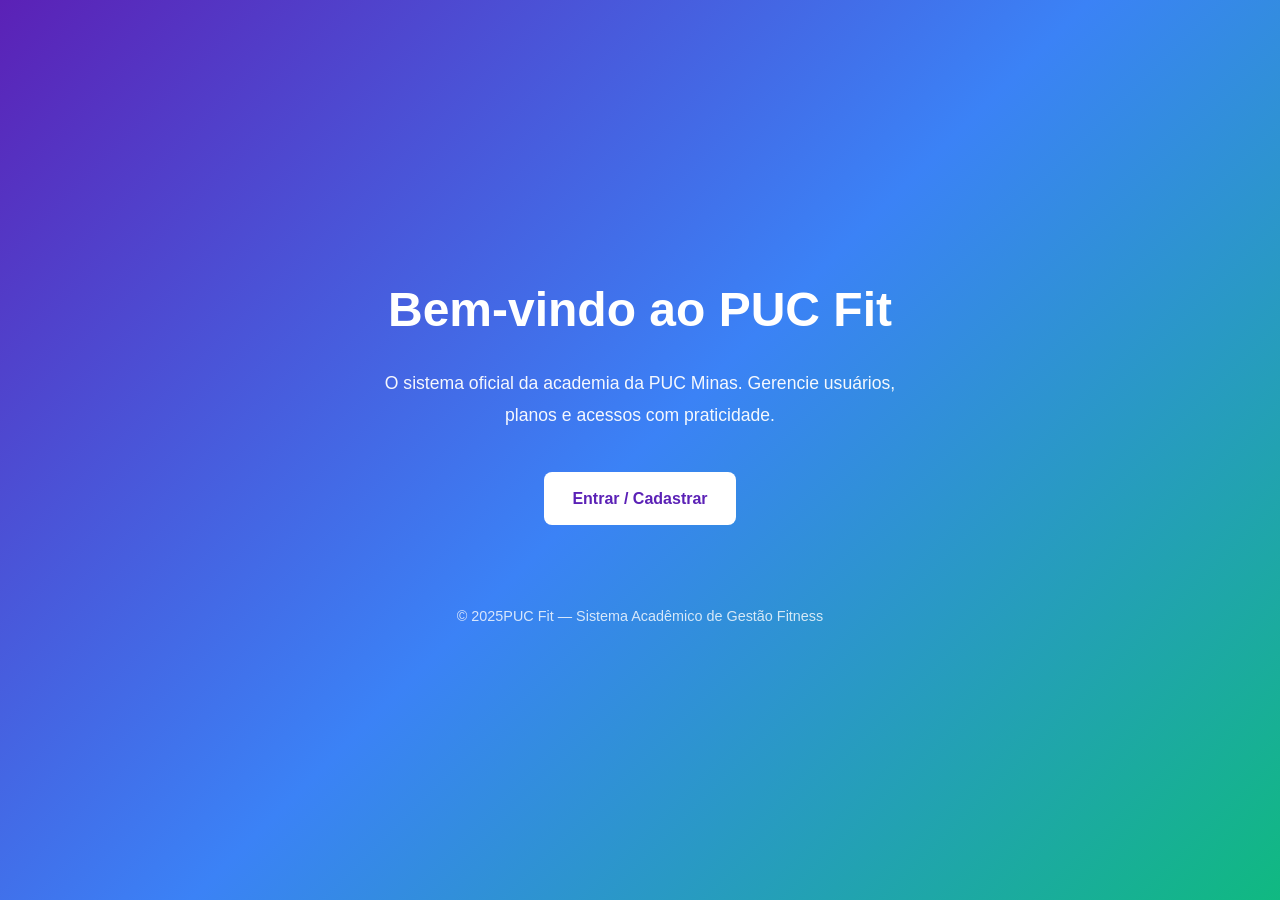
<file: front/index.html>
<!DOCTYPE html>
<html lang="pt-BR">
<head>
  <meta charset="UTF-8">
  <meta name="viewport" content="width=device-width, initial-scale=1.0">
  <title>PUC Fit - Início</title>
  <link rel="stylesheet" href="assets/css/styles.css">
</head>
<body class="inicio">
  <div class="hero-container">
    <h1>Bem-vindo ao PUC Fit</h1>
    <p class="subtitle">O sistema oficial da academia da PUC Minas. Gerencie usuários,<br>planos e acessos com praticidade.</p>

    <div class="button-group">
      <a href="auth.html" class="btn btn-primary">Entrar / Cadastrar</a>
    </div>

    <footer class="hero-footer">© 2025PUC Fit — Sistema Acadêmico de Gestão Fitness</footer>
  </div>
</body>
</html>
</file>
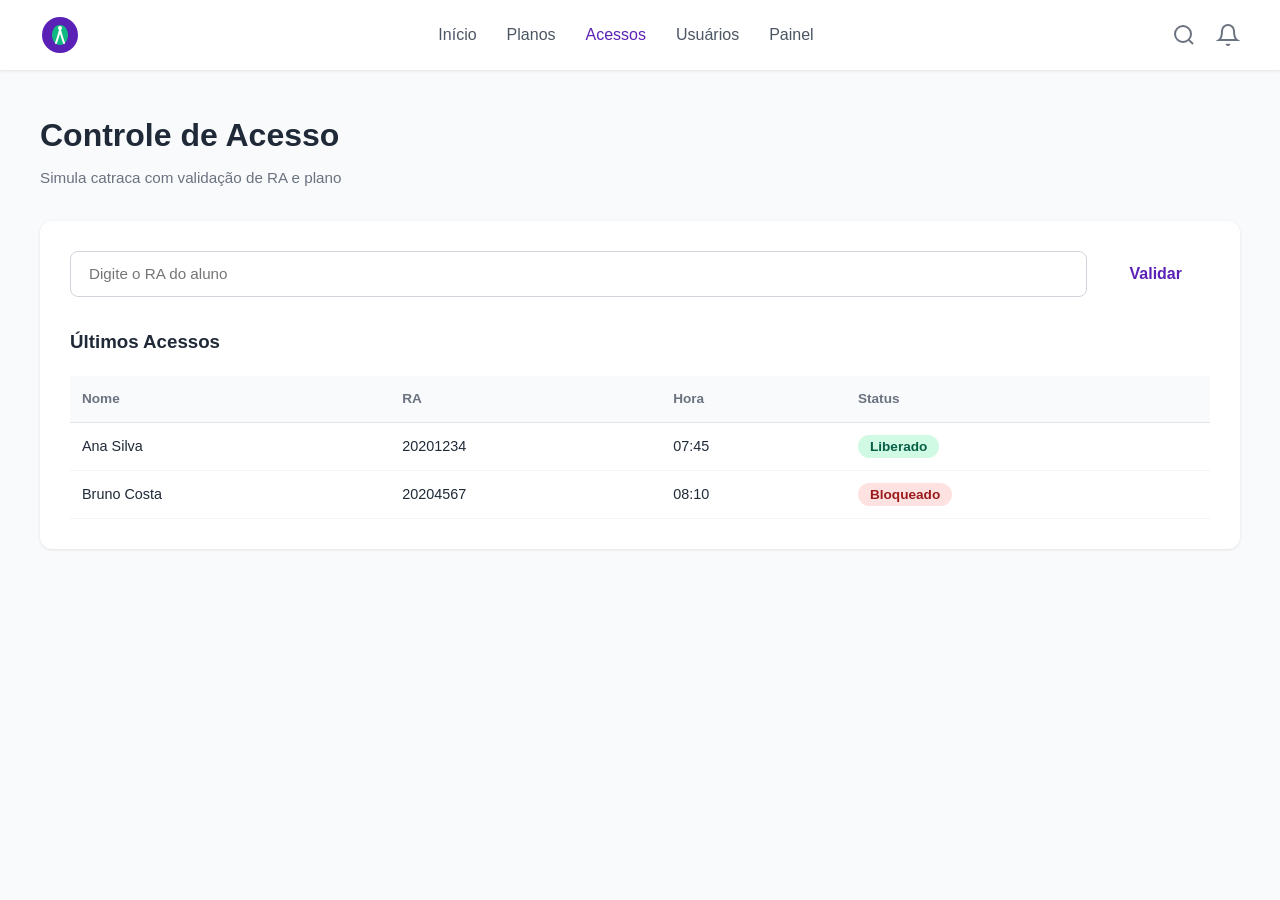
<file: front/acessos.html>
<!DOCTYPE html>
<html lang="pt-BR">
<head>
  <meta charset="UTF-8">
  <meta name="viewport" content="width=device-width, initial-scale=1.0">
  <title>PUC Fit - Acessos</title>
  <link rel="stylesheet" href="assets/css/styles.css">
</head>
<body class="page-acessos">
  <nav class="top-nav">
    <div class="logo">
      <svg width="40" height="40" viewBox="0 0 40 40" fill="none">
        <circle cx="20" cy="20" r="18" fill="#5B21B6"/>
        <path d="M20 10 C15 10 12 15 12 20 C12 25 15 30 20 30 C25 30 28 25 28 20 C28 15 25 10 20 10 Z" fill="#10B981"/>
        <circle cx="20" cy="13" r="2" fill="white"/>
        <path d="M20 15 L18 22 M20 15 L22 22 M18 22 L16 28 M22 22 L24 28" stroke="white" stroke-width="2" stroke-linecap="round"/>
      </svg>
    </div>
    <div class="nav-links">
      <a href="index.html">Início</a>
      <a href="planos.html">Planos</a>
      <a href="acessos.html" class="active">Acessos</a>
      <a href="usuarios.html">Usuários</a>
      <a href="dashboard.html">Painel</a>
    </div>
    <div class="nav-icons">
      <svg width="24" height="24" fill="none" stroke="currentColor" stroke-width="2" viewBox="0 0 24 24">
        <circle cx="11" cy="11" r="8"/><path d="m21 21-4.35-4.35"/>
      </svg>
      <svg width="24" height="24" fill="none" stroke="currentColor" stroke-width="2" viewBox="0 0 24 24">
        <path d="M18 8A6 6 0 0 0 6 8c0 7-3 9-3 9h18s-3-2-3-9M13.73 21a2 2 0 0 1-3.46 0"/>
      </svg>
    </div>
  </nav>

  <div class="page-container">
    <div class="page-header">
      <div>
        <h1>Controle de Acesso</h1>
        <p class="page-subtitle">Simula catraca com validação de RA e plano</p>
      </div>
    </div>

    <div class="page-content">
      <div class="access-validation">
        <input type="text" placeholder="Digite o RA do aluno">
        <button class="btn btn-primary">Validar</button>
      </div>

      <div class="access-history">
        <h3>Últimos Acessos</h3>
        <table class="data-table">
          <thead>
            <tr>
              <th>Nome</th>
              <th>RA</th>
              <th>Hora</th>
              <th>Status</th>
            </tr>
          </thead>
          <tbody>
            <tr>
              <td>Ana Silva</td>
              <td>20201234</td>
              <td>07:45</td>
              <td><span class="status-badge success">Liberado</span></td>
            </tr>
            <tr>
              <td>Bruno Costa</td>
              <td>20204567</td>
              <td>08:10</td>
              <td><span class="status-badge danger">Bloqueado</span></td>
            </tr>
          </tbody>
        </table>
      </div>
    </div>
  </div>
</body>
</html>
</file>
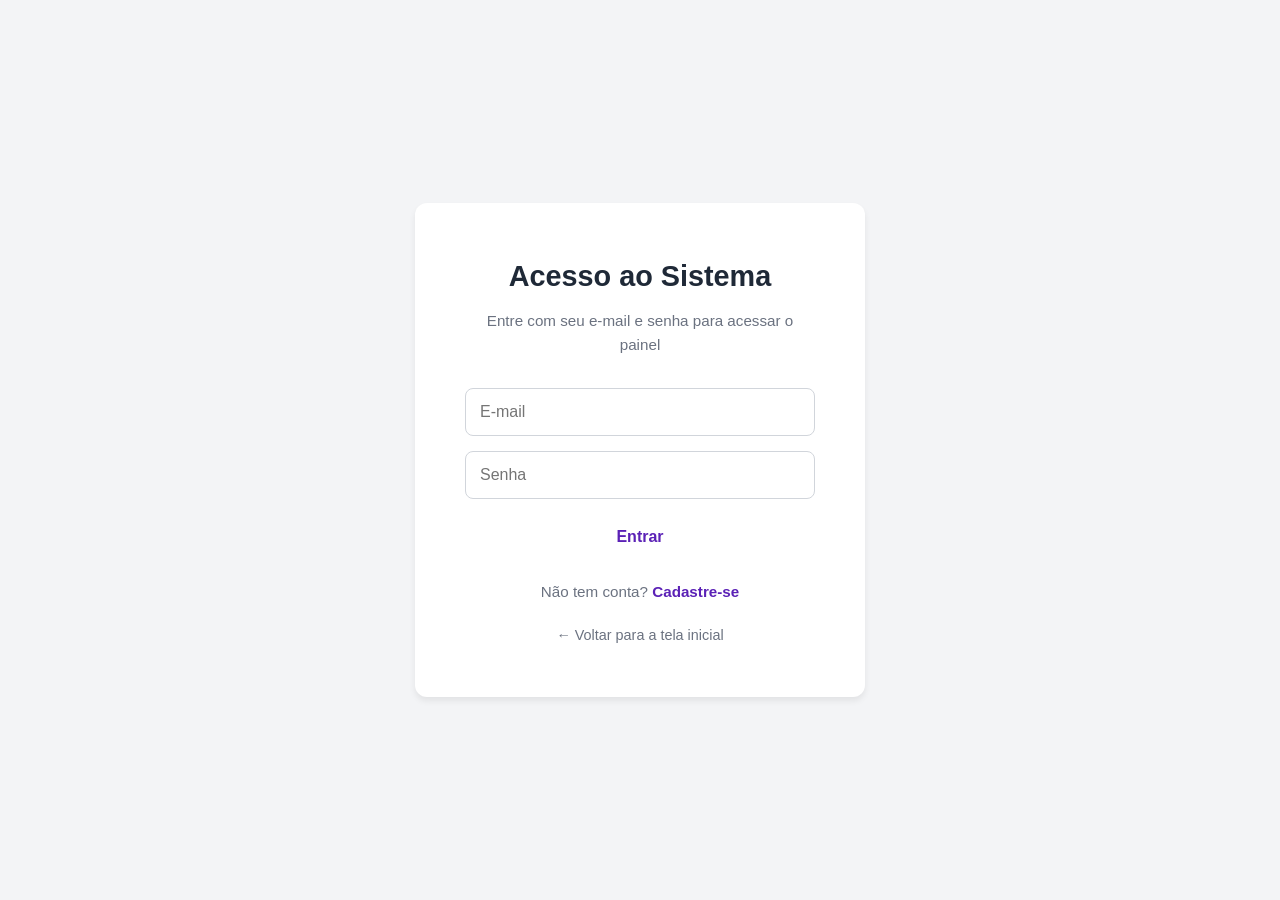
<file: front/auth.html>
<!DOCTYPE html>
<html lang="pt-BR">
<head>
  <meta charset="UTF-8">
  <meta name="viewport" content="width=device-width, initial-scale=1.0">
  <title>PUC Fit — Login / Cadastro</title>
  <link rel="stylesheet" href="assets/css/styles.css">
  <script defer src="assets/js/auth.js"></script>
</head>
<body class="auth">
  <div class="auth-card">
    <h1 id="titulo">Acesso ao Sistema</h1>
    <p id="sub" class="auth-subtitle">Entre com seu e-mail e senha para acessar o painel</p>

    <form id="form">
      <div id="campo-nome" class="hidden">
        <input type="text" placeholder="Nome completo">
      </div>

      <input type="email" placeholder="E-mail">
      <input type="password" placeholder="Senha">

      <div id="campo-confirmar" class="hidden">
        <input type="password" placeholder="Confirmar senha">
      </div>

      <button class="btn btn-primary btn-full" type="submit" id="btn-submit">
        Entrar
      </button>
    </form>

    <p class="auth-toggle">
      Não tem conta? <a href="#" id="trocar">Cadastre-se</a>
    </p>

    <a href="index.html" class="back-link">← Voltar para a tela inicial</a>
  </div>
</body>
</html>
</file>
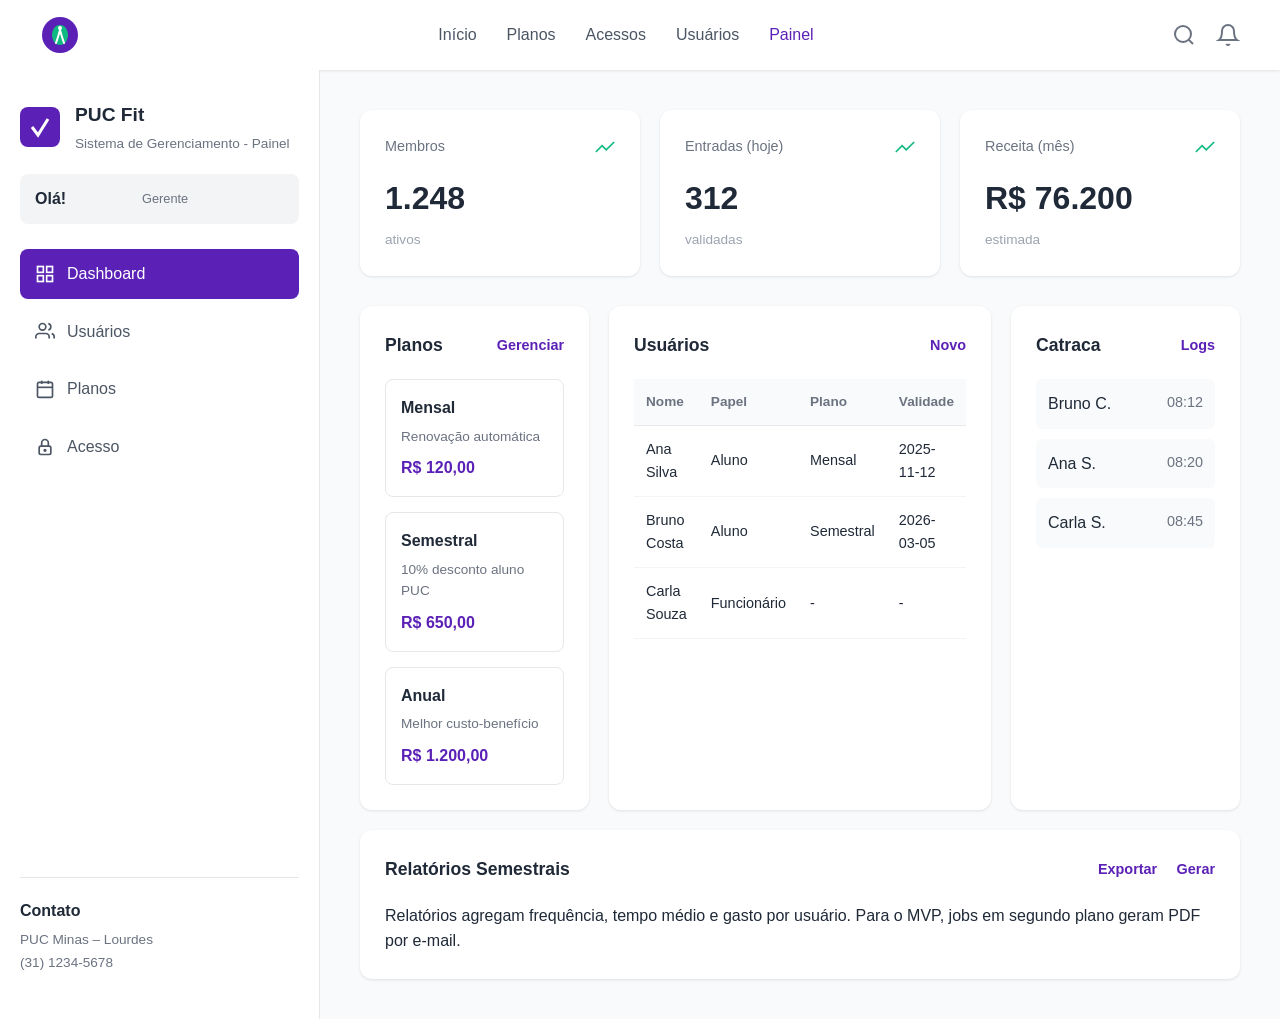
<file: front/dashboard.html>
<!DOCTYPE html>
<html lang="pt-BR">

<head>
  <meta charset="UTF-8">
  <meta name="viewport" content="width=device-width, initial-scale=1.0">
  <title>PUC Fit - Painel</title>
  <link rel="stylesheet" href="assets/css/styles.css">
</head>

<body class="dashboard">
  <nav class="top-nav">
    <div class="logo">
      <svg width="40" height="40" viewBox="0 0 40 40" fill="none">
        <circle cx="20" cy="20" r="18" fill="#5B21B6" />
        <path d="M20 10 C15 10 12 15 12 20 C12 25 15 30 20 30 C25 30 28 25 28 20 C28 15 25 10 20 10 Z" fill="#10B981" />
        <circle cx="20" cy="13" r="2" fill="white" />
        <path d="M20 15 L18 22 M20 15 L22 22 M18 22 L16 28 M22 22 L24 28" stroke="white" stroke-width="2"
          stroke-linecap="round" />
      </svg>
    </div>
    <div class="nav-links">
      <a href="index.html">Início</a>
      <a href="planos.html">Planos</a>
      <a href="acessos.html">Acessos</a>
      <a href="usuarios.html">Usuários</a>
      <a href="dashboard.html" class="active">Painel</a>
    </div>
    <div class="nav-icons">
      <svg width="24" height="24" fill="none" stroke="currentColor" stroke-width="2" viewBox="0 0 24 24">
        <circle cx="11" cy="11" r="8" />
        <path d="m21 21-4.35-4.35" />
      </svg>
      <svg width="24" height="24" fill="none" stroke="currentColor" stroke-width="2" viewBox="0 0 24 24">
        <path d="M18 8A6 6 0 0 0 6 8c0 7-3 9-3 9h18s-3-2-3-9M13.73 21a2 2 0 0 1-3.46 0" />
      </svg>
    </div>
  </nav>

  <div class="dashboard-layout">
    <aside class="sidebar">
      <div class="sidebar-header">
        <div class="app-icon">
          <svg width="40" height="40" viewBox="0 0 40 40">
            <rect width="40" height="40" rx="8" fill="#5B21B6" />
            <path d="M12 20 L18 28 L28 12" stroke="white" stroke-width="3" fill="none" />
          </svg>
        </div>
        <div class="app-title">
          <h3>PUC Fit</h3>
          <p>Sistema de Gerenciamento - Painel</p>
        </div>
      </div>

      <div class="user-greeting">
        <span id="nome-usuario">Olá!</span>
        <small>Gerente</small>
        <svg width="20" height="20" fill="currentColor" viewBox="0 0 20 20">
        </svg>
      </div>

      <nav class="sidebar-nav">
        <a href="dashboard.html" class="active">
          <svg width="20" height="20" fill="none" stroke="currentColor" stroke-width="2" viewBox="0 0 24 24">
            <rect x="3" y="3" width="7" height="7" />
            <rect x="14" y="3" width="7" height="7" />
            <rect x="14" y="14" width="7" height="7" />
            <rect x="3" y="14" width="7" height="7" />
          </svg>
          Dashboard
        </a>
        <a href="usuarios.html">
          <svg width="20" height="20" fill="none" stroke="currentColor" stroke-width="2" viewBox="0 0 24 24">
            <path
              d="M17 21v-2a4 4 0 0 0-4-4H5a4 4 0 0 0-4 4v2M9 11a4 4 0 1 0 0-8 4 4 0 0 0 0 8zM23 21v-2a4 4 0 0 0-3-3.87M16 3.13a4 4 0 0 1 0 7.75" />
          </svg>
          Usuários
        </a>
        <a href="planos.html">
          <svg width="20" height="20" fill="none" stroke="currentColor" stroke-width="2" viewBox="0 0 24 24">
            <rect x="3" y="4" width="18" height="18" rx="2" ry="2" />
            <line x1="16" y1="2" x2="16" y2="6" />
            <line x1="8" y1="2" x2="8" y2="6" />
            <line x1="3" y1="10" x2="21" y2="10" />
          </svg>
          Planos
        </a>
        <a href="acessos.html">
          <svg width="20" height="20" fill="none" stroke="currentColor" stroke-width="2" viewBox="0 0 24 24">
            <rect x="5" y="11" width="14" height="10" rx="2" ry="2" />
            <circle cx="12" cy="16" r="1" />
            <path d="M8 11V7a4 4 0 0 1 8 0v4" />
          </svg>
          Acesso
        </a>
      </nav>

      <div class="sidebar-footer">
        <div class="contact-info">
          <strong>Contato</strong>
          <p>PUC Minas – Lourdes</p>
          <p>(31) 1234-5678</p>
        </div>
      </div>
    </aside>

    <main class="main-content">
      <div class="stats-grid">
        <div class="stat-card">
          <div class="stat-header">
            <span>Membros</span>
            <svg width="20" height="20" fill="none" stroke="#10B981" stroke-width="2" viewBox="0 0 24 24">
              <polyline points="23 6 13.5 15.5 8.5 10.5 1 18" />
            </svg>
          </div>
          <h2>1.248</h2>
          <p class="stat-label">ativos</p>
        </div>

        <div class="stat-card">
          <div class="stat-header">
            <span>Entradas (hoje)</span>
            <svg width="20" height="20" fill="none" stroke="#10B981" stroke-width="2" viewBox="0 0 24 24">
              <polyline points="23 6 13.5 15.5 8.5 10.5 1 18" />
            </svg>
          </div>
          <h2>312</h2>
          <p class="stat-label">validadas</p>
        </div>

        <div class="stat-card">
          <div class="stat-header">
            <span>Receita (mês)</span>
            <svg width="20" height="20" fill="none" stroke="#10B981" stroke-width="2" viewBox="0 0 24 24">
              <polyline points="23 6 13.5 15.5 8.5 10.5 1 18" />
            </svg>
          </div>
          <h2>R$ 76.200</h2>
          <p class="stat-label">estimada</p>
        </div>
      </div>

      <div class="content-grid">
        <section class="panel-section">
          <div class="section-header">
            <h3>Planos</h3>
            <a href="planos.html">Gerenciar</a>
          </div>
          <div class="planos-list">
            <div class="plano-item">
              <h4>Mensal</h4>
              <p>Renovação automática</p>
              <span class="plano-price">R$ 120,00</span>
            </div>
            <div class="plano-item">
              <h4>Semestral</h4>
              <p>10% desconto aluno PUC</p>
              <span class="plano-price">R$ 650,00</span>
            </div>
            <div class="plano-item">
              <h4>Anual</h4>
              <p>Melhor custo-benefício</p>
              <span class="plano-price">R$ 1.200,00</span>
            </div>
          </div>
        </section>

        <section class="panel-section">
          <div class="section-header">
            <h3>Usuários</h3>
            <a href="usuarios.html">Novo</a>
          </div>
          <table class="data-table">
            <thead>
              <tr>
                <th>Nome</th>
                <th>Papel</th>
                <th>Plano</th>
                <th>Validade</th>
              </tr>
            </thead>
            <tbody>
              <tr>
                <td>Ana Silva</td>
                <td>Aluno</td>
                <td>Mensal</td>
                <td>2025-11-12</td>
              </tr>
              <tr>
                <td>Bruno Costa</td>
                <td>Aluno</td>
                <td>Semestral</td>
                <td>2026-03-05</td>
              </tr>
              <tr>
                <td>Carla Souza</td>
                <td>Funcionário</td>
                <td>-</td>
                <td>-</td>
              </tr>
            </tbody>
          </table>
        </section>

        <section class="panel-section">
          <div class="section-header">
            <h3>Catraca</h3>
            <a href="acessos.html">Logs</a>
          </div>
          <div class="catraca-list">
            <div class="catraca-item">
              <span>Bruno C.</span>
              <span class="time">08:12</span>
            </div>
            <div class="catraca-item">
              <span>Ana S.</span>
              <span class="time">08:20</span>
            </div>
            <div class="catraca-item">
              <span>Carla S.</span>
              <span class="time">08:45</span>
            </div>
          </div>
        </section>
      </div>

      <section class="panel-section full-width">
        <div class="section-header">
          <h3>Relatórios Semestrais</h3>
          <div>
            <a href="#" style="margin-right: 15px;">Exportar</a>
            <a href="#">Gerar</a>
          </div>
        </div>
        <p>Relatórios agregam frequência, tempo médio e gasto por usuário. Para o MVP, jobs em segundo plano geram PDF
          por e-mail.</p>
      </section>
    </main>
  </div>

  <script>
    const usuario = JSON.parse(localStorage.getItem("usuario"));
    if (usuario) {
      document.querySelector("#nome-usuario").innerText = "Olá, " + usuario.nome;
    }

    function gerarRelatorio() {
      const membrosAtivos = 1248;
      const entradasHoje = 312;
      const receitaMes = "R$ 76.200";

      const usuarios = [
        { nome: "Ana Silva", plano: "Mensal", validade: "2025-11-12" },
        { nome: "Bruno Costa", plano: "Semestral", validade: "2026-03-05" },
        { nome: "Carla Souza", plano: "-", validade: "-" }
      ];

      const acessos = [
        { nome: "Bruno C.", hora: "08:12" },
        { nome: "Ana S.", hora: "08:20" },
        { nome: "Carla S.", hora: "08:45" }
      ];

      const relatorio = `
📊 RELATÓRIO SEMESTRAL (SIMULADO)

• Membros ativos: ${membrosAtivos}
• Entradas hoje: ${entradasHoje}
• Receita estimada no mês: ${receitaMes}

👥 Usuários:
${usuarios.map(u => ` - ${u.nome} | Plano: ${u.plano} | Validade: ${u.validade}`).join("\n")}

🕒 Últimos acessos:
${acessos.map(a => ` - ${a.nome} às ${a.hora}`).join("\n")}
    `;

      alert(relatorio);
    }

    function exportarRelatorio() {
      const fakeContent = "Relatório exportado com sucesso! (Simulado no MVP)";

      const blob = new Blob([fakeContent], { type: "text/plain" });
      const url = URL.createObjectURL(blob);

      const a = document.createElement("a");
      a.href = url;
      a.download = "relatorio.txt";
      a.click();

      URL.revokeObjectURL(url);
    }

    // liga os links "Gerar" e "Exportar"
    document.querySelector('a[href="#"]:nth-of-type(2)').addEventListener("click", gerarRelatorio);
    document.querySelector('a[href="#"]:nth-of-type(1)').addEventListener("click", exportarRelatorio);
  </script>

</body>

</html>
</file>
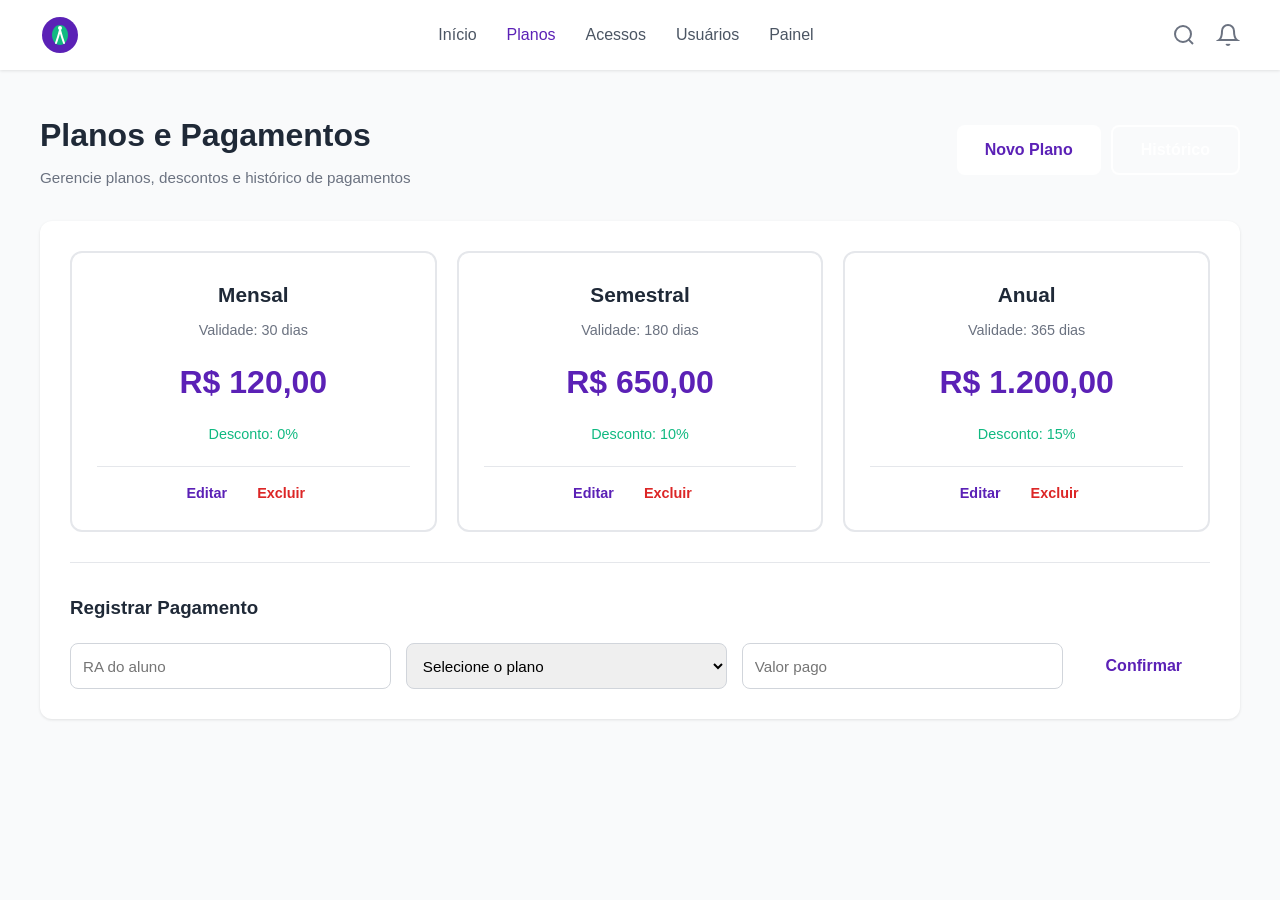
<file: front/planos.html>
<!DOCTYPE html>
<html lang="pt-BR">
<head>
  <meta charset="UTF-8">
  <meta name="viewport" content="width=device-width, initial-scale=1.0">
  <title>PUC Fit - Planos</title>
  <link rel="stylesheet" href="assets/css/styles.css">
</head>
<body class="page-planos">
  <nav class="top-nav">
    <div class="logo">
      <svg width="40" height="40" viewBox="0 0 40 40" fill="none">
        <circle cx="20" cy="20" r="18" fill="#5B21B6"/>
        <path d="M20 10 C15 10 12 15 12 20 C12 25 15 30 20 30 C25 30 28 25 28 20 C28 15 25 10 20 10 Z" fill="#10B981"/>
        <circle cx="20" cy="13" r="2" fill="white"/>
        <path d="M20 15 L18 22 M20 15 L22 22 M18 22 L16 28 M22 22 L24 28" stroke="white" stroke-width="2" stroke-linecap="round"/>
      </svg>
    </div>
    <div class="nav-links">
      <a href="index.html">Início</a>
      <a href="planos.html" class="active">Planos</a>
      <a href="acessos.html">Acessos</a>
      <a href="usuarios.html">Usuários</a>
      <a href="dashboard.html">Painel</a>
    </div>
    <div class="nav-icons">
      <svg width="24" height="24" fill="none" stroke="currentColor" stroke-width="2" viewBox="0 0 24 24">
        <circle cx="11" cy="11" r="8"/><path d="m21 21-4.35-4.35"/>
      </svg>
      <svg width="24" height="24" fill="none" stroke="currentColor" stroke-width="2" viewBox="0 0 24 24">
        <path d="M18 8A6 6 0 0 0 6 8c0 7-3 9-3 9h18s-3-2-3-9M13.73 21a2 2 0 0 1-3.46 0"/>
      </svg>
    </div>
  </nav>

  <div class="page-container">
    <div class="page-header">
      <div>
        <h1>Planos e Pagamentos</h1>
        <p class="page-subtitle">Gerencie planos, descontos e histórico de pagamentos</p>
      </div>
      <div class="header-actions">
        <button class="btn btn-primary">Novo Plano</button>
        <button class="btn btn-outline">Histórico</button>
      </div>
    </div>

    <div class="page-content">
      <div class="planos-grid">
        <div class="plano-card">
          <h3>Mensal</h3>
          <p class="plano-desc">Validade: 30 dias</p>
          <div class="plano-price">R$ 120,00</div>
          <p class="plano-discount">Desconto: 0%</p>
          <div class="plano-actions">
            <a href="#" class="link-action">Editar</a>
            <a href="#" class="link-action danger">Excluir</a>
          </div>
        </div>

        <div class="plano-card">
          <h3>Semestral</h3>
          <p class="plano-desc">Validade: 180 dias</p>
          <div class="plano-price">R$ 650,00</div>
          <p class="plano-discount">Desconto: 10%</p>
          <div class="plano-actions">
            <a href="#" class="link-action">Editar</a>
            <a href="#" class="link-action danger">Excluir</a>
          </div>
        </div>

        <div class="plano-card">
          <h3>Anual</h3>
          <p class="plano-desc">Validade: 365 dias</p>
          <div class="plano-price">R$ 1.200,00</div>
          <p class="plano-discount">Desconto: 15%</p>
          <div class="plano-actions">
            <a href="#" class="link-action">Editar</a>
            <a href="#" class="link-action danger">Excluir</a>
          </div>
        </div>
      </div>

      <div class="payment-section">
        <h3>Registrar Pagamento</h3>
        <div class="payment-form">
          <input type="text" placeholder="RA do aluno">
          <select>
            <option>Selecione o plano</option>
            <option>Mensal</option>
            <option>Semestral</option>
            <option>Anual</option>
          </select>
          <input type="text" placeholder="Valor pago">
          <button class="btn btn-primary">Confirmar</button>
        </div>
      </div>
    </div>
  </div>
</body>
</html>
</file>
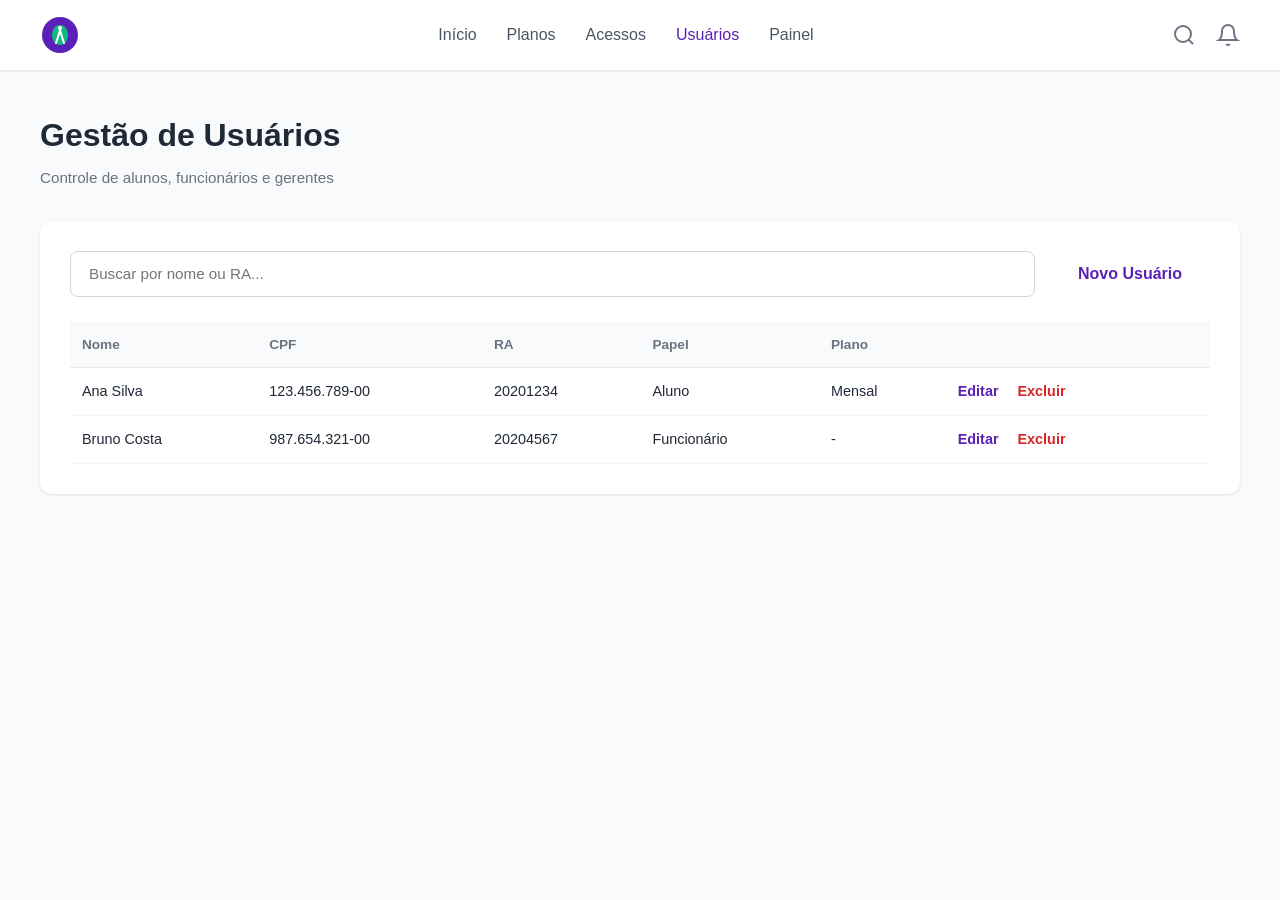
<file: front/usuarios.html>
<!DOCTYPE html>
<html lang="pt-BR">
<head>
  <meta charset="UTF-8">
  <meta name="viewport" content="width=device-width, initial-scale=1.0">
  <title>PUC Fit - Gestão de Usuários</title>
  <link rel="stylesheet" href="assets/css/styles.css">
</head>
<body class="page-usuarios">
  <nav class="top-nav">
    <div class="logo">
      <svg width="40" height="40" viewBox="0 0 40 40" fill="none">
        <circle cx="20" cy="20" r="18" fill="#5B21B6"/>
        <path d="M20 10 C15 10 12 15 12 20 C12 25 15 30 20 30 C25 30 28 25 28 20 C28 15 25 10 20 10 Z" fill="#10B981"/>
        <circle cx="20" cy="13" r="2" fill="white"/>
        <path d="M20 15 L18 22 M20 15 L22 22 M18 22 L16 28 M22 22 L24 28" stroke="white" stroke-width="2" stroke-linecap="round"/>
      </svg>
    </div>
    <div class="nav-links">
      <a href="index.html">Início</a>
      <a href="planos.html">Planos</a>
      <a href="acessos.html">Acessos</a>
      <a href="usuarios.html" class="active">Usuários</a>
      <a href="dashboard.html">Painel</a>
    </div>
    <div class="nav-icons">
      <svg width="24" height="24" fill="none" stroke="currentColor" stroke-width="2" viewBox="0 0 24 24">
        <circle cx="11" cy="11" r="8"/><path d="m21 21-4.35-4.35"/>
      </svg>
      <svg width="24" height="24" fill="none" stroke="currentColor" stroke-width="2" viewBox="0 0 24 24">
        <path d="M18 8A6 6 0 0 0 6 8c0 7-3 9-3 9h18s-3-2-3-9M13.73 21a2 2 0 0 1-3.46 0"/>
      </svg>
    </div>
  </nav>

  <div class="page-container">
    <div class="page-header">
      <div>
        <h1>Gestão de Usuários</h1>
        <p class="page-subtitle">Controle de alunos, funcionários e gerentes</p>
      </div>
    </div>

    <div class="page-content">
      <div class="search-bar">
        <input type="text" placeholder="Buscar por nome ou RA...">
        <button class="btn btn-primary">Novo Usuário</button>
      </div>

      <table class="data-table">
        <thead>
          <tr>
            <th>Nome</th>
            <th>CPF</th>
            <th>RA</th>
            <th>Papel</th>
            <th>Plano</th>
            <th></th>
          </tr>
        </thead>
        <tbody>
          <tr>
            <td>Ana Silva</td>
            <td>123.456.789-00</td>
            <td>20201234</td>
            <td>Aluno</td>
            <td>Mensal</td>
            <td>
              <a href="#" class="link-action">Editar</a>
              <a href="#" class="link-action danger">Excluir</a>
            </td>
          </tr>
          <tr>
            <td>Bruno Costa</td>
            <td>987.654.321-00</td>
            <td>20204567</td>
            <td>Funcionário</td>
            <td>-</td>
            <td>
              <a href="#" class="link-action">Editar</a>
              <a href="#" class="link-action danger">Excluir</a>
            </td>
          </tr>
        </tbody>
      </table>
    </div>
  </div>
</body>
</html>
</file>
<file: front/assets/css/styles.css>
/* Reset e Base */
* {
  margin: 0;
  padding: 0;
  box-sizing: border-box;
}

body {
  font-family: -apple-system, BlinkMacSystemFont, 'Segoe UI', Roboto, 'Helvetica Neue', Arial, sans-serif;
  color: #1f2937;
  line-height: 1.6;
  background: #f9fafb;
}

/* === PÁGINA INICIAL === */
.inicio {
  min-height: 100vh;
  background: linear-gradient(135deg, #5B21B6 0%, #3B82F6 50%, #10B981 100%);
  display: flex;
  align-items: center;
  justify-content: center;
  padding: 20px;
}

.hero-container {
  text-align: center;
  color: white;
  max-width: 800px;
}

.hero-container h1 {
  font-size: 3rem;
  font-weight: 700;
  margin-bottom: 20px;
}

.hero-container .subtitle {
  font-size: 1.1rem;
  margin-bottom: 40px;
  opacity: 0.95;
  line-height: 1.8;
}

.button-group {
  display: flex;
  gap: 15px;
  justify-content: center;
  flex-wrap: wrap;
  margin-bottom: 80px;
}

.hero-footer {
  font-size: 0.9rem;
  opacity: 0.8;
}

/* === BOTÕES === */
.btn {
  padding: 14px 28px;
  border-radius: 8px;
  text-decoration: none;
  display: inline-block;
  font-weight: 600;
  transition: all 0.3s ease;
  border: none;
  cursor: pointer;
  font-size: 1rem;
}

.btn-primary {
  background: white;
  color: #5B21B6;
}

.btn-primary:hover {
  background: #f3f4f6;
  transform: translateY(-2px);
}

.btn-outline {
  border: 2px solid white;
  background: transparent;
  color: white;
}

.btn-outline:hover {
  background: rgba(255, 255, 255, 0.1);
}

.btn-full {
  width: 100%;
}

/* === PÁGINA DE AUTENTICAÇÃO === */
.auth {
  min-height: 100vh;
  background: #f3f4f6;
  display: flex;
  align-items: center;
  justify-content: center;
  padding: 20px;
}

.auth-card {
  background: white;
  padding: 50px;
  border-radius: 12px;
  box-shadow: 0 4px 6px rgba(0, 0, 0, 0.07);
  width: 100%;
  max-width: 450px;
}

.auth-card h1 {
  font-size: 1.8rem;
  color: #1f2937;
  margin-bottom: 10px;
  text-align: center;
}

.auth-subtitle {
  text-align: center;
  color: #6b7280;
  margin-bottom: 30px;
  font-size: 0.95rem;
}

.auth-card form {
  display: flex;
  flex-direction: column;
  gap: 15px;
}

.auth-card input,
.auth-card select {
  padding: 14px;
  border: 1px solid #d1d5db;
  border-radius: 8px;
  font-size: 1rem;
  transition: border 0.3s ease;
}

.auth-card input:focus,
.auth-card select:focus {
  outline: none;
  border-color: #5B21B6;
}

.auth-toggle {
  text-align: center;
  margin-top: 20px;
  color: #6b7280;
  font-size: 0.95rem;
}

.auth-toggle a {
  color: #5B21B6;
  text-decoration: none;
  font-weight: 600;
}

.back-link {
  display: block;
  text-align: center;
  margin-top: 20px;
  color: #6b7280;
  text-decoration: none;
  font-size: 0.9rem;
}

.back-link:hover {
  color: #5B21B6;
}

.hidden {
  display: none;
}

/* === NAVEGAÇÃO SUPERIOR === */
.top-nav {
  background: white;
  padding: 15px 40px;
  display: flex;
  align-items: center;
  justify-content: space-between;
  box-shadow: 0 1px 3px rgba(0, 0, 0, 0.1);
}

.logo svg {
  display: block;
}

.nav-links {
  display: flex;
  gap: 30px;
}

.nav-links a {
  color: #4b5563;
  text-decoration: none;
  font-weight: 500;
  transition: color 0.2s;
}

.nav-links a:hover,
.nav-links a.active {
  color: #5B21B6;
}

.nav-icons {
  display: flex;
  gap: 20px;
  color: #6b7280;
}

.nav-icons svg {
  cursor: pointer;
  transition: color 0.2s;
}

.nav-icons svg:hover {
  color: #5B21B6;
}

/* === LAYOUT DO DASHBOARD === */
.dashboard-layout {
  display: flex;
  min-height: calc(100vh - 70px);
}

.sidebar {
  width: 320px;
  background: white;
  border-right: 1px solid #e5e7eb;
  padding: 30px 20px;
  display: flex;
  flex-direction: column;
}

.sidebar-header {
  display: flex;
  align-items: center;
  gap: 15px;
  margin-bottom: 20px;
}

.app-icon svg {
  display: block;
}

.app-title h3 {
  font-size: 1.2rem;
  margin-bottom: 2px;
}

.app-title p {
  font-size: 0.85rem;
  color: #6b7280;
}

.user-greeting {
  background: #f3f4f6;
  padding: 12px 15px;
  border-radius: 8px;
  margin-bottom: 25px;
  display: flex;
  align-items: center;
  justify-content: space-between;
}

.user-greeting span {
  font-weight: 600;
}

.user-greeting small {
  display: block;
  font-size: 0.8rem;
  color: #6b7280;
}

.sidebar-nav {
  display: flex;
  flex-direction: column;
  gap: 8px;
  margin-bottom: auto;
}

.sidebar-nav a {
  display: flex;
  align-items: center;
  gap: 12px;
  padding: 12px 15px;
  border-radius: 8px;
  text-decoration: none;
  color: #4b5563;
  transition: all 0.2s;
}

.sidebar-nav a:hover {
  background: #f3f4f6;
}

.sidebar-nav a.active {
  background: #5B21B6;
  color: white;
}

.sidebar-footer {
  margin-top: auto;
  padding-top: 20px;
  border-top: 1px solid #e5e7eb;
}

.contact-info {
  margin-bottom: 15px;
}

.contact-info strong {
  display: block;
  margin-bottom: 5px;
}

.contact-info p {
  font-size: 0.85rem;
  color: #6b7280;
  margin: 2px 0;
}

/* === CONTEÚDO PRINCIPAL === */
.main-content {
  flex: 1;
  padding: 40px;
  overflow-y: auto;
}

.stats-grid {
  display: grid;
  grid-template-columns: repeat(3, 1fr);
  gap: 20px;
  margin-bottom: 30px;
}

.stat-card {
  background: white;
  padding: 25px;
  border-radius: 12px;
  box-shadow: 0 1px 3px rgba(0, 0, 0, 0.1);
}

.stat-header {
  display: flex;
  justify-content: space-between;
  align-items: center;
  margin-bottom: 15px;
  color: #6b7280;
  font-size: 0.9rem;
}

.stat-card h2 {
  font-size: 2rem;
  margin-bottom: 5px;
}

.stat-label {
  color: #9ca3af;
  font-size: 0.85rem;
}

.content-grid {
  display: grid;
  grid-template-columns: repeat(3, 1fr);
  gap: 20px;
  margin-bottom: 20px;
}

.panel-section {
  background: white;
  padding: 25px;
  border-radius: 12px;
  box-shadow: 0 1px 3px rgba(0, 0, 0, 0.1);
}

.panel-section.full-width {
  grid-column: 1 / -1;
}

.section-header {
  display: flex;
  justify-content: space-between;
  align-items: center;
  margin-bottom: 20px;
}

.section-header h3 {
  font-size: 1.1rem;
}

.section-header a {
  color: #5B21B6;
  text-decoration: none;
  font-weight: 600;
  font-size: 0.9rem;
}

.planos-list {
  display: flex;
  flex-direction: column;
  gap: 15px;
}

.plano-item {
  padding: 15px;
  border: 1px solid #e5e7eb;
  border-radius: 8px;
}

.plano-item h4 {
  margin-bottom: 5px;
}

.plano-item p {
  font-size: 0.85rem;
  color: #6b7280;
  margin-bottom: 8px;
}

.plano-price {
  font-weight: 700;
  color: #5B21B6;
}

.data-table {
  width: 100%;
  border-collapse: collapse;
}

.data-table thead {
  background: #f9fafb;
}

.data-table th {
  text-align: left;
  padding: 12px;
  font-weight: 600;
  font-size: 0.85rem;
  color: #6b7280;
  border-bottom: 1px solid #e5e7eb;
}

.data-table td {
  padding: 12px;
  border-bottom: 1px solid #f3f4f6;
  font-size: 0.9rem;
}

.catraca-list {
  display: flex;
  flex-direction: column;
  gap: 10px;
}

.catraca-item {
  display: flex;
  justify-content: space-between;
  padding: 12px;
  background: #f9fafb;
  border-radius: 6px;
}

.time {
  color: #6b7280;
  font-size: 0.9rem;
}

/* === PÁGINAS INTERNAS === */
.page-container {
  max-width: 1400px;
  margin: 0 auto;
  padding: 40px;
}

.page-header {
  display: flex;
  justify-content: space-between;
  align-items: center;
  margin-bottom: 30px;
}

.page-header h1 {
  font-size: 2rem;
  margin-bottom: 5px;
}

.page-subtitle {
  color: #6b7280;
  font-size: 0.95rem;
}

.header-actions {
  display: flex;
  gap: 10px;
}

.page-content {
  background: white;
  padding: 30px;
  border-radius: 12px;
  box-shadow: 0 1px 3px rgba(0, 0, 0, 0.1);
}

/* === BUSCA E FORMULÁRIOS === */
.search-bar {
  display: flex;
  gap: 15px;
  margin-bottom: 25px;
}

.search-bar input {
  flex: 1;
  padding: 12px 18px;
  border: 1px solid #d1d5db;
  border-radius: 8px;
  font-size: 0.95rem;
}

.search-bar input:focus {
  outline: none;
  border-color: #5B21B6;
}

.link-action {
  color: #5B21B6;
  text-decoration: none;
  font-weight: 600;
  font-size: 0.9rem;
  margin-right: 15px;
}

.link-action.danger {
  color: #dc2626;
}

/* === PLANOS === */
.planos-grid {
  display: grid;
  grid-template-columns: repeat(3, 1fr);
  gap: 20px;
  margin-bottom: 30px;
}

.plano-card {
  border: 2px solid #e5e7eb;
  border-radius: 12px;
  padding: 25px;
  text-align: center;
}

.plano-card h3 {
  font-size: 1.3rem;
  margin-bottom: 8px;
  color: #1f2937;
}

.plano-desc {
  color: #6b7280;
  font-size: 0.9rem;
  margin-bottom: 15px;
}

.plano-card .plano-price {
  font-size: 2rem;
  font-weight: 700;
  color: #5B21B6;
  margin: 15px 0;
}

.plano-discount {
  color: #10B981;
  font-size: 0.9rem;
  margin-bottom: 20px;
}

.plano-actions {
  display: flex;
  justify-content: center;
  gap: 15px;
  padding-top: 15px;
  border-top: 1px solid #e5e7eb;
}

/* === PAGAMENTO === */
.payment-section {
  margin-top: 30px;
  padding-top: 30px;
  border-top: 1px solid #e5e7eb;
}

.payment-section h3 {
  margin-bottom: 20px;
}

.payment-form {
  display: grid;
  grid-template-columns: 1fr 1fr 1fr auto;
  gap: 15px;
}

.payment-form input,
.payment-form select {
  padding: 12px;
  border: 1px solid #d1d5db;
  border-radius: 8px;
  font-size: 0.95rem;
}

.payment-form input:focus,
.payment-form select:focus {
  outline: none;
  border-color: #5B21B6;
}

/* === ACESSOS === */
.access-validation {
  display: flex;
  gap: 15px;
  margin-bottom: 30px;
}

.access-validation input {
  flex: 1;
  padding: 12px 18px;
  border: 1px solid #d1d5db;
  border-radius: 8px;
  font-size: 0.95rem;
}

.access-validation input:focus {
  outline: none;
  border-color: #5B21B6;
}

.access-history h3 {
  margin-bottom: 20px;
}

.status-badge {
  padding: 4px 12px;
  border-radius: 12px;
  font-size: 0.85rem;
  font-weight: 600;
}

.status-badge.success {
  background: #d1fae5;
  color: #065f46;
}

.status-badge.danger {
  background: #fee2e2;
  color: #991b1b;
}

/* === RESPONSIVO === */
@media (max-width: 1200px) {
  .stats-grid,
  .content-grid,
  .planos-grid {
    grid-template-columns: repeat(2, 1fr);
  }
}

@media (max-width: 768px) {
  .dashboard-layout {
    flex-direction: column;
  }

  .sidebar {
    width: 100%;
  }

  .stats-grid,
  .content-grid,
  .planos-grid {
    grid-template-columns: 1fr;
  }

  .payment-form {
    grid-template-columns: 1fr;
  }

  .hero-container h1 {
    font-size: 2rem;
  }
}
</file>
